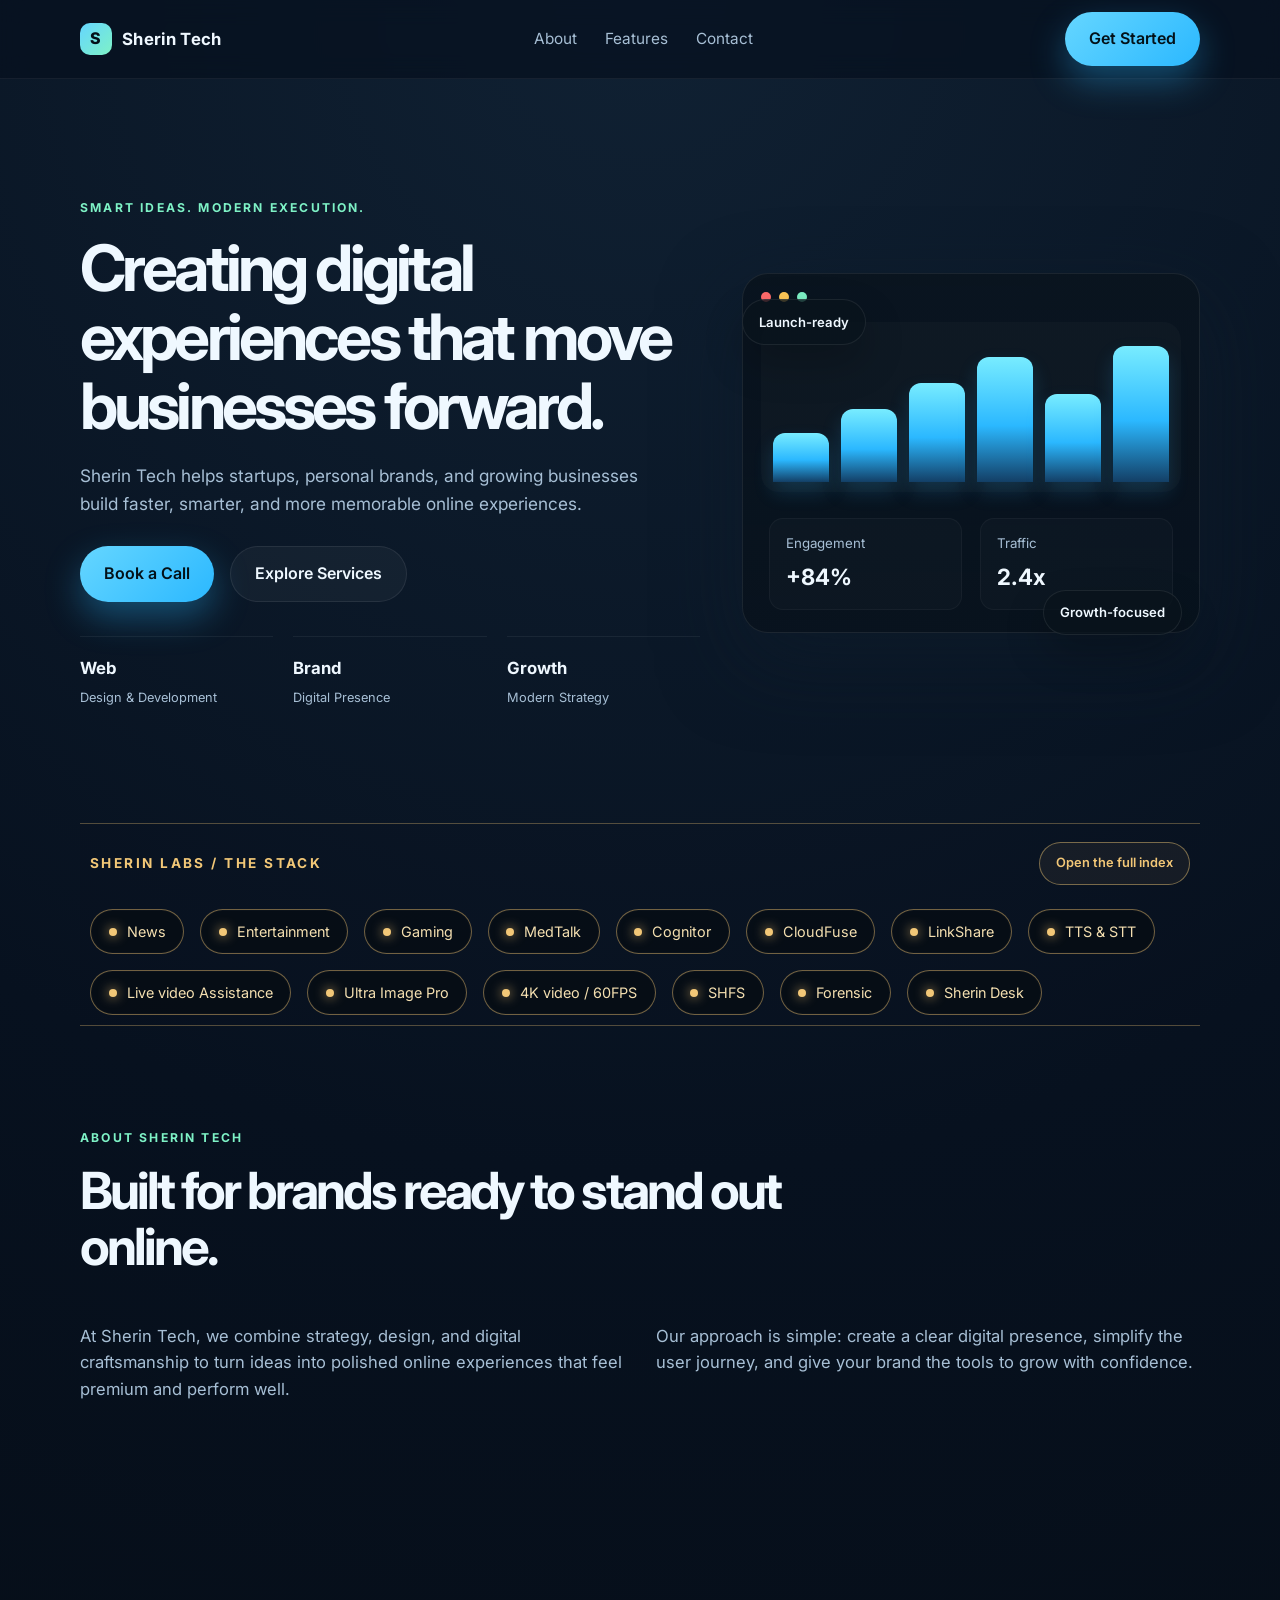
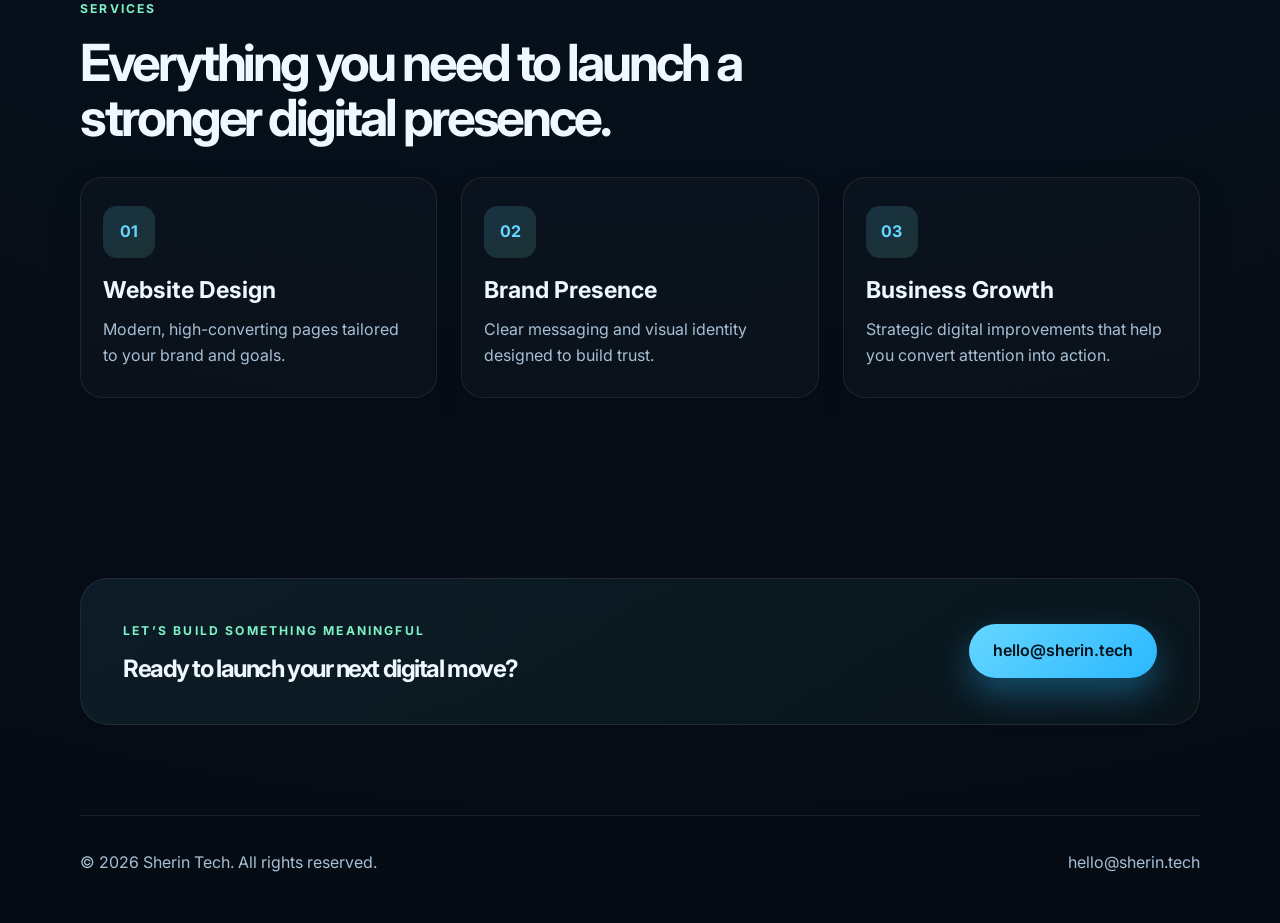
<file: index.html>
<!DOCTYPE html>
<html lang="en">
  <head>
    <meta charset="UTF-8" />
    <meta name="viewport" content="width=device-width, initial-scale=1.0" />
    <meta
      name="description"
      content="Sherin Tech builds modern digital experiences for brands and businesses."
    />
    <title>Sherin Tech</title>
    <link rel="preconnect" href="https://fonts.googleapis.com" />
    <link rel="preconnect" href="https://fonts.gstatic.com" crossorigin />
    <link
      href="https://fonts.googleapis.com/css2?family=Inter:wght@400;500;600;700;800&display=swap"
      rel="stylesheet"
    />
    <link rel="stylesheet" href="styles.css" />
  </head>
  <body>
    <header class="site-header">
      <div class="container nav">
        <div class="brand" aria-label="Sherin Tech home">
          <span class="brand-mark">S</span>
          <span class="brand-text">Sherin Tech</span>
        </div>
        <nav class="nav-links" aria-label="Main navigation">
          <a href="#about">About</a>
          <a href="#features">Features</a>
          <a href="#contact">Contact</a>
        </nav>
        <a class="nav-button" href="#contact">Get Started</a>
      </div>
    </header>

    <main>
      <section class="hero">
        <div class="container hero-grid">
          <div class="hero-copy">
            <p class="eyebrow">Smart ideas. Modern execution.</p>
            <h1>Creating digital experiences that move businesses forward.</h1>
            <p class="lead">
              Sherin Tech helps startups, personal brands, and growing businesses build
              faster, smarter, and more memorable online experiences.
            </p>
            <div class="hero-actions">
              <a class="primary-btn" href="#contact">Book a Call</a>
              <a class="secondary-btn" href="#features">Explore Services</a>
            </div>
            <ul class="hero-stats" aria-label="Key metrics">
              <li><strong>Web</strong><span>Design & Development</span></li>
              <li><strong>Brand</strong><span>Digital Presence</span></li>
              <li><strong>Growth</strong><span>Modern Strategy</span></li>
            </ul>
          </div>

          <div class="hero-visual" aria-hidden="true">
            <div class="card dashboard-card">
              <div class="mini-header">
                <span class="dot red"></span>
                <span class="dot amber"></span>
                <span class="dot green"></span>
              </div>
              <div class="chart-bars">
                <span style="height: 35%"></span>
                <span style="height: 52%"></span>
                <span style="height: 70%"></span>
                <span style="height: 88%"></span>
                <span style="height: 62%"></span>
                <span style="height: 96%"></span>
              </div>
              <div class="metrics-row">
                <div>
                  <small>Engagement</small>
                  <strong>+84%</strong>
                </div>
                <div>
                  <small>Traffic</small>
                  <strong>2.4x</strong>
                </div>
              </div>
            </div>
            <div class="floating-badge badge-one">Launch-ready</div>
            <div class="floating-badge badge-two">Growth-focused</div>
          </div>
        </div>
      </section>

      <section id="features" class="stack-section">
        <div class="container stack-wrap">
          <div class="stack-header">
            <p class="stack-label">SHERIN LABS / THE STACK</p>
            <a class="stack-button" href="news.html">Open the full index</a>
          </div>

          <div class="feature-pills" aria-label="Sherin AI system features">
            <span class="feature-pill"><span class="pill-dot"></span>News</span>
            <span class="feature-pill"><span class="pill-dot"></span>Entertainment</span>
            <span class="feature-pill"><span class="pill-dot"></span>Gaming</span>
            <span class="feature-pill"><span class="pill-dot"></span>MedTalk</span>
            <span class="feature-pill"><span class="pill-dot"></span>Cognitor</span>
            <span class="feature-pill"><span class="pill-dot"></span>CloudFuse</span>
            <span class="feature-pill"><span class="pill-dot"></span>LinkShare</span>
            <span class="feature-pill"><span class="pill-dot"></span>TTS &amp; STT</span>
            <span class="feature-pill"><span class="pill-dot"></span>Live video Assistance</span>
            <span class="feature-pill"><span class="pill-dot"></span>Ultra Image Pro</span>
            <span class="feature-pill"><span class="pill-dot"></span>4K video / 60FPS</span>
            <span class="feature-pill"><span class="pill-dot"></span>SHFS</span>
            <span class="feature-pill"><span class="pill-dot"></span>Forensic</span>
            <span class="feature-pill"><span class="pill-dot"></span>Sherin Desk</span>
          </div>
        </div>
      </section>

      <section id="about" class="section about">
        <div class="container">
          <div class="section-heading">
            <p class="eyebrow">About Sherin Tech</p>
            <h2>Built for brands ready to stand out online.</h2>
          </div>
          <div class="about-grid">
            <div>
              <p>
                At Sherin Tech, we combine strategy, design, and digital craftsmanship to
                turn ideas into polished online experiences that feel premium and perform
                well.
              </p>
            </div>
            <div>
              <p>
                Our approach is simple: create a clear digital presence, simplify the user
                journey, and give your brand the tools to grow with confidence.
              </p>
            </div>
          </div>
        </div>
      </section>

      <section id="services" class="section services">
        <div class="container">
          <div class="section-heading">
            <p class="eyebrow">Services</p>
            <h2>Everything you need to launch a stronger digital presence.</h2>
          </div>
          <div class="card-grid">
            <article class="feature-card">
              <div class="icon">01</div>
              <h3>Website Design</h3>
              <p>Modern, high-converting pages tailored to your brand and goals.</p>
            </article>
            <article class="feature-card">
              <div class="icon">02</div>
              <h3>Brand Presence</h3>
              <p>Clear messaging and visual identity designed to build trust.</p>
            </article>
            <article class="feature-card">
              <div class="icon">03</div>
              <h3>Business Growth</h3>
              <p>Strategic digital improvements that help you convert attention into action.</p>
            </article>
          </div>
        </div>
      </section>

      <section id="contact" class="section cta-section">
        <div class="container cta-box">
          <div>
            <p class="eyebrow">Let’s build something meaningful</p>
            <h2>Ready to launch your next digital move?</h2>
          </div>
          <a class="primary-btn" href="mailto:hello@sherin.tech">hello@sherin.tech</a>
        </div>
      </section>
    </main>

    <footer class="site-footer">
      <div class="container footer-inner">
        <p>© 2026 Sherin Tech. All rights reserved.</p>
        <a href="mailto:hello@sherin.tech">hello@sherin.tech</a>
      </div>
    </footer>

    <script src="script.js"></script>
  </body>
</html>
</file>
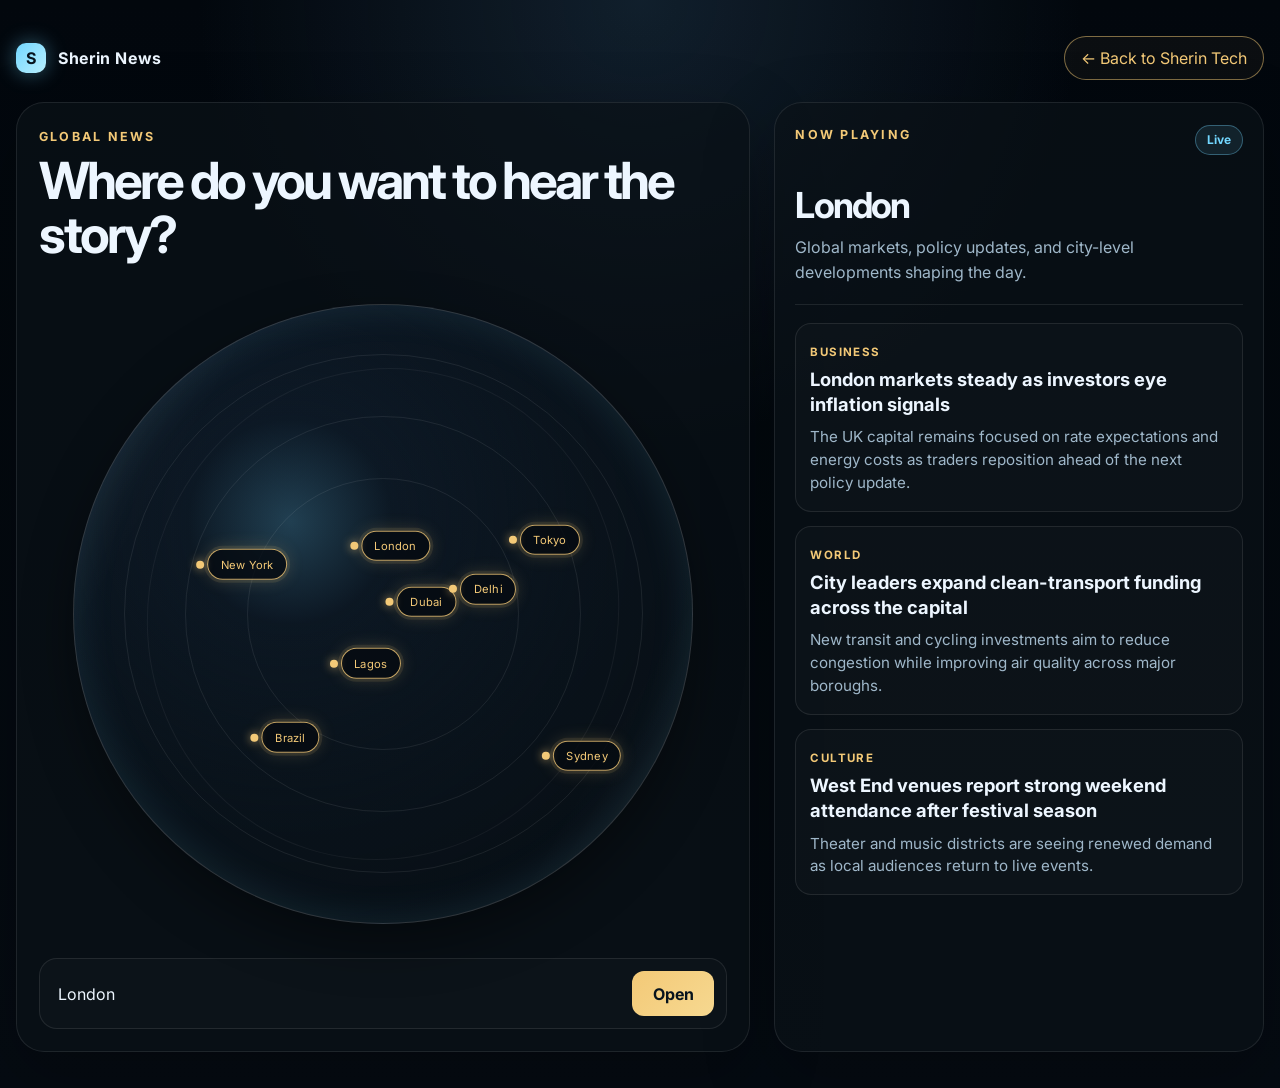
<file: news.html>
<!DOCTYPE html>
<html lang="en">
  <head>
    <meta charset="UTF-8" />
    <meta name="viewport" content="width=device-width, initial-scale=1.0" />
    <title>Sherin News Globe</title>
    <link rel="preconnect" href="https://fonts.googleapis.com" />
    <link rel="preconnect" href="https://fonts.gstatic.com" crossorigin />
    <link
      href="https://fonts.googleapis.com/css2?family=Inter:wght@400;500;600;700;800&display=swap"
      rel="stylesheet"
    />
    <link rel="stylesheet" href="news.css" />
  </head>
  <body>
    <div class="page-shell">
      <header class="topbar">
        <div class="brand-wrap">
          <div class="brand-mark">S</div>
          <span class="brand-name">Sherin News</span>
        </div>
        <a href="index.html" class="back-link">← Back to Sherin Tech</a>
      </header>

      <main class="news-layout">
        <section class="globe-panel">
          <div class="globe-header">
            <p class="eyebrow">Global news</p>
            <h1>Where do you want to hear the story?</h1>
          </div>

          <div class="globe-wrap">
            <div class="globe" id="globe" aria-label="Interactive geographic news globe">
              <div class="globe-ring ring-one"></div>
              <div class="globe-ring ring-two"></div>
              <div class="globe-ring ring-three"></div>

              <button class="location-dot" data-location="london" style="--x: 52%; --y: 39%;">London</button>
              <button class="location-dot" data-location="new-york" style="--x: 28%; --y: 42%;">New York</button>
              <button class="location-dot" data-location="dubai" style="--x: 57%; --y: 48%;">Dubai</button>
              <button class="location-dot" data-location="tokyo" style="--x: 77%; --y: 38%;">Tokyo</button>
              <button class="location-dot" data-location="sydney" style="--x: 83%; --y: 73%;">Sydney</button>
              <button class="location-dot" data-location="lagos" style="--x: 48%; --y: 58%;">Lagos</button>
              <button class="location-dot" data-location="brazil" style="--x: 35%; --y: 70%;">Brazil</button>
              <button class="location-dot" data-location="delhi" style="--x: 67%; --y: 46%;">Delhi</button>
            </div>
          </div>

          <div class="search-bar">
            <input id="locationInput" type="text" placeholder="Type a city or country" aria-label="Search location" />
            <button id="searchButton" type="button">Open</button>
          </div>
        </section>

        <aside class="news-panel">
          <div class="panel-topline">
            <p class="eyebrow">Now playing</p>
            <span id="liveTag" class="live-tag">Live</span>
          </div>

          <div class="headline-block">
            <h2 id="locationName">London</h2>
            <p id="locationSummary">Global markets, policy updates, and city-level developments shaping the day.</p>
          </div>

          <ul id="newsList" class="news-list" aria-live="polite"></ul>
        </aside>
      </main>
    </div>

    <script src="news.js"></script>
  </body>
</html>
</file>
<file: styles.css>
:root {
  --bg: #07111f;
  --bg-soft: #0d1b2a;
  --panel: rgba(11, 24, 37, 0.85);
  --panel-border: rgba(255, 255, 255, 0.08);
  --text: #eff8ff;
  --muted: #a7bfd5;
  --primary: #65d6ff;
  --primary-strong: #2bb8ff;
  --accent: #7ef2c6;
  --gold: #f2c777;
  --gold-soft: #c89f46;
  --shadow: rgba(13, 27, 42, 0.5);
}

* {
  box-sizing: border-box;
}

html {
  scroll-behavior: smooth;
}

body {
  margin: 0;
  font-family: "Inter", sans-serif;
  background: radial-gradient(circle at top, #102133 0%, var(--bg) 45%, #050b12 100%);
  color: var(--text);
  line-height: 1.6;
}

a {
  color: inherit;
  text-decoration: none;
}

img {
  max-width: 100%;
  display: block;
}

button {
  font: inherit;
}

.container {
  width: min(1120px, calc(100% - 32px));
  margin: 0 auto;
}

.site-header {
  position: sticky;
  top: 0;
  z-index: 20;
  backdrop-filter: blur(12px);
  background: rgba(7, 17, 31, 0.7);
  border-bottom: 1px solid rgba(255, 255, 255, 0.06);
}

.nav {
  display: flex;
  align-items: center;
  justify-content: space-between;
  min-height: 78px;
  gap: 20px;
}

.brand {
  display: inline-flex;
  align-items: center;
  gap: 10px;
  font-weight: 700;
  letter-spacing: 0.02em;
}

.brand-mark {
  display: inline-flex;
  align-items: center;
  justify-content: center;
  width: 32px;
  height: 32px;
  border-radius: 10px;
  background: linear-gradient(135deg, var(--primary), var(--accent));
  color: #041019;
  font-weight: 800;
}

.brand-text {
  font-size: 1.05rem;
}

.nav-links {
  display: flex;
  align-items: center;
  gap: 28px;
  color: var(--muted);
  font-size: 0.96rem;
}

.nav-links a {
  transition: color 0.2s ease;
}

.nav-links a:hover,
.nav-links a:focus-visible {
  color: var(--text);
}

.nav-button,
.primary-btn,
.secondary-btn,
.stack-button {
  display: inline-flex;
  align-items: center;
  justify-content: center;
  border-radius: 999px;
  padding: 0.9rem 1.5rem;
  font-weight: 600;
  transition: transform 0.2s ease, box-shadow 0.2s ease, background 0.2s ease;
}

.nav-button,
.primary-btn {
  background: linear-gradient(135deg, var(--primary), var(--primary-strong));
  color: #031118;
  box-shadow: 0 15px 35px rgba(43, 184, 255, 0.35);
}

.secondary-btn {
  background: rgba(255, 255, 255, 0.04);
  border: 1px solid rgba(255, 255, 255, 0.08);
  color: var(--text);
}

.stack-button {
  background: rgba(242, 199, 119, 0.06);
  border: 1px solid rgba(242, 199, 119, 0.45);
  color: var(--gold);
  padding: 0.65rem 1rem;
  font-size: 0.8rem;
  cursor: pointer;
}

.nav-button:hover,
.primary-btn:hover,
.secondary-btn:hover,
.stack-button:hover {
  transform: translateY(-1px);
}

.hero {
  padding: 64px 0 32px;
}

.hero-grid {
  display: grid;
  grid-template-columns: 1.15fr 0.85fr;
  align-items: center;
  gap: 42px;
  min-height: 620px;
}

.eyebrow {
  font-size: 0.76rem;
  letter-spacing: 0.18em;
  text-transform: uppercase;
  color: var(--accent);
  margin: 0 0 16px;
  font-weight: 700;
}

.hero-copy h1,
.section-heading h2,
.cta-box h2 {
  margin: 0;
  line-height: 1.08;
  letter-spacing: -0.06em;
}

.hero-copy h1 {
  font-size: clamp(2.8rem, 5vw, 5rem);
  max-width: 620px;
}

.lead {
  max-width: 560px;
  color: var(--muted);
  font-size: 1.08rem;
  margin-top: 22px;
}

.hero-actions {
  display: flex;
  flex-wrap: wrap;
  gap: 16px;
  margin-top: 28px;
}

.hero-stats {
  list-style: none;
  padding: 0;
  margin: 34px 0 0;
  display: grid;
  grid-template-columns: repeat(3, minmax(140px, 1fr));
  gap: 20px;
}

.hero-stats li {
  display: flex;
  flex-direction: column;
  gap: 6px;
  padding-top: 18px;
  border-top: 1px solid rgba(255, 255, 255, 0.06);
}

.hero-stats strong {
  font-size: 1.05rem;
}

.hero-stats span {
  color: var(--muted);
  font-size: 0.8rem;
}

.hero-visual {
  position: relative;
  display: grid;
  place-items: center;
  min-height: 480px;
}

.dashboard-card {
  position: relative;
  width: min(100%, 470px);
  background: linear-gradient(180deg, rgba(10, 20, 31, 0.96), rgba(8, 18, 29, 0.9));
  border: 1px solid var(--panel-border);
  border-radius: 26px;
  box-shadow: 0 28px 80px var(--shadow);
  padding: 18px 18px 22px;
}

.mini-header {
  display: flex;
  gap: 8px;
  margin-bottom: 20px;
}

.dot {
  display: block;
  width: 10px;
  height: 10px;
  border-radius: 50%;
}

.dot.red { background: #ff6b6b; }
.dot.amber { background: #ffc857; }
.dot.green { background: #7ef2c6; }

.chart-bars {
  display: grid;
  grid-template-columns: repeat(6, minmax(0, 1fr));
  align-items: end;
  gap: 12px;
  height: 170px;
  padding: 18px 12px 10px;
  border-radius: 18px;
  background: rgba(255, 255, 255, 0.02);
}

.chart-bars span {
  display: block;
  border-radius: 12px 12px 0 0;
  background: linear-gradient(180deg, #78ecff, #2bb8ff 55%, #133f66);
  box-shadow: 0 10px 20px rgba(43, 184, 255, 0.18);
}

.metrics-row {
  display: flex;
  justify-content: space-between;
  gap: 18px;
  margin-top: 26px;
  padding: 0 8px;
}

.metrics-row div {
  width: 100%;
  padding: 14px 16px;
  border-radius: 14px;
  background: rgba(255, 255, 255, 0.02);
  border: 1px solid rgba(255, 255, 255, 0.04);
}

.metrics-row small {
  display: block;
  color: var(--muted);
  margin-bottom: 4px;
}

.metrics-row strong {
  font-size: 1.4rem;
}

.floating-badge {
  position: absolute;
  padding: 0.7rem 1rem;
  border-radius: 999px;
  border: 1px solid rgba(255, 255, 255, 0.08);
  background: rgba(9, 19, 28, 0.8);
  color: var(--text);
  font-size: 0.82rem;
  font-weight: 600;
  box-shadow: 0 18px 40px rgba(0, 0, 0, 0.22);
}

.badge-one {
  top: 18%;
  left: 0;
}

.badge-two {
  right: 4%;
  bottom: 12%;
}

.stack-section {
  padding: 28px 0 12px;
}

.stack-wrap {
  background: rgba(0, 0, 0, 0.04);
  border-top: 1px solid rgba(242, 199, 119, 0.32);
  border-bottom: 1px solid rgba(242, 199, 119, 0.32);
  padding: 18px 0 10px;
}

.stack-header {
  display: flex;
  align-items: center;
  justify-content: space-between;
  gap: 16px;
  padding: 0 10px 16px;
}

.stack-label {
  margin: 0;
  color: var(--gold);
  font-size: 0.85rem;
  letter-spacing: 0.18em;
  text-transform: uppercase;
  font-weight: 700;
}

.feature-pills {
  display: flex;
  flex-wrap: wrap;
  gap: 16px;
  padding: 8px 10px 0;
}

.feature-pill {
  display: inline-flex;
  align-items: center;
  gap: 10px;
  padding: 0.8rem 1.1rem;
  border-radius: 999px;
  border: 1px solid rgba(242, 199, 119, 0.46);
  background: rgba(6, 12, 18, 0.7);
  color: #f4dfb0;
  font-size: 0.9rem;
  line-height: 1.2;
  box-shadow: inset 0 0 0 1px rgba(255, 255, 255, 0.02);
}

.pill-dot {
  width: 8px;
  height: 8px;
  border-radius: 50%;
  background: var(--gold);
  box-shadow: 0 0 12px rgba(242, 199, 119, 0.9);
}

.section {
  padding: 90px 0;
}

.section-heading {
  margin-bottom: 32px;
}

.section-heading h2 {
  font-size: clamp(2.1rem, 4vw, 3.4rem);
  max-width: 720px;
}

.about-grid {
  display: grid;
  grid-template-columns: repeat(2, minmax(0, 1fr));
  gap: 32px;
  color: var(--muted);
  font-size: 1.04rem;
}

.card-grid {
  display: grid;
  grid-template-columns: repeat(3, minmax(0, 1fr));
  gap: 24px;
}

.feature-card {
  background: rgba(255, 255, 255, 0.02);
  border: 1px solid var(--panel-border);
  border-radius: 22px;
  padding: 28px 22px;
  box-shadow: 0 12px 32px rgba(0, 0, 0, 0.1);
}

.icon {
  display: inline-flex;
  align-items: center;
  justify-content: center;
  width: 52px;
  height: 52px;
  border-radius: 14px;
  background: linear-gradient(135deg, rgba(101, 214, 255, 0.16), rgba(126, 242, 198, 0.14));
  color: var(--primary);
  font-weight: 700;
  margin-bottom: 14px;
}

.feature-card h3 {
  margin: 0 0 8px;
  font-size: 1.45rem;
}

.feature-card p {
  margin: 0;
  color: var(--muted);
}

.cta-box {
  display: flex;
  align-items: center;
  justify-content: space-between;
  gap: 20px;
  padding: clamp(25px, 4vw, 42px);
  border-radius: 28px;
  border: 1px solid var(--panel-border);
  background: linear-gradient(135deg, rgba(101, 214, 255, 0.08), rgba(126, 242, 198, 0.04));
}

.site-footer {
  padding: 0 0 32px;
}

.footer-inner {
  display: flex;
  justify-content: space-between;
  align-items: center;
  gap: 20px;
  padding-top: 18px;
  border-top: 1px solid rgba(255, 255, 255, 0.08);
  color: var(--muted);
}

@media (max-width: 900px) {
  .hero-grid,
  .about-grid,
  .card-grid,
  .cta-box {
    grid-template-columns: 1fr;
    display: grid;
  }

  .nav {
    flex-wrap: wrap;
    justify-content: center;
    padding: 18px 0;
  }

  .nav-links {
    order: 3;
    width: 100%;
    justify-content: center;
  }

  .hero-copy h1 {
    max-width: 100%;
  }

  .hero-stats {
    grid-template-columns: 1fr;
  }

  .cta-box {
    align-items: flex-start;
  }
}

@media (max-width: 560px) {
  .hero {
    padding-top: 36px;
  }

  .nav-links {
    gap: 12px;
    flex-wrap: wrap;
    font-size: 0.82rem;
  }

  .hero-actions {
    flex-direction: column;
    align-items: stretch;
  }

  .primary-btn,
  .secondary-btn,
  .nav-button,
  .stack-button {
    width: 100%;
  }

  .badge-one,
  .badge-two {
    display: none;
  }

  .stack-header {
    flex-direction: column;
    align-items: flex-start;
  }

  .feature-pills {
    gap: 10px;
  }

  .feature-pill {
    width: 100%;
    justify-content: center;
  }

  .footer-inner {
    flex-direction: column;
    text-align: center;
  }
}
</file>
<file: news.css>
* {
  box-sizing: border-box;
}

:root {
  --bg: #050b12;
  --bg-strong: #07131d;
  --panel: rgba(14, 22, 31, 0.7);
  --panel-soft: rgba(17, 27, 37, 0.9);
  --line: rgba(255, 255, 255, 0.09);
  --text: #edf6ff;
  --muted: #9fb7c9;
  --gold: #f3c977;
  --gold-soft: #d1a75d;
  --cyan: #72d7ff;
  --shadow: rgba(10, 18, 26, 0.8);
}

html, body {
  margin: 0;
  min-height: 100%;
  font-family: "Inter", sans-serif;
  background:
    radial-gradient(circle at top, rgba(51, 87, 116, 0.3), transparent 35%),
    linear-gradient(180deg, #02070d 0%, var(--bg) 100%);
  color: var(--text);
}

body {
  min-height: 100vh;
}

button, input {
  font: inherit;
}

.page-shell {
  width: min(1400px, calc(100% - 32px));
  margin: 0 auto;
  padding: 28px 0 36px;
}

.topbar {
  display: flex;
  align-items: center;
  justify-content: space-between;
  gap: 16px;
  padding: 8px 0 22px;
}

.brand-wrap {
  display: inline-flex;
  align-items: center;
  gap: 12px;
  font-weight: 700;
}

.brand-mark {
  width: 30px;
  height: 30px;
  display: inline-flex;
  align-items: center;
  justify-content: center;
  border-radius: 10px;
  background: linear-gradient(135deg, var(--cyan), #baf0ff);
  color: #07131d;
  box-shadow: 0 0 20px rgba(114, 215, 255, 0.4);
}

.brand-name {
  letter-spacing: 0.04em;
}

.back-link {
  color: var(--gold);
  text-decoration: none;
  border: 1px solid rgba(243, 201, 119, 0.5);
  border-radius: 999px;
  padding: 0.7rem 1rem;
  background: rgba(243, 201, 119, 0.04);
}

.news-layout {
  display: grid;
  grid-template-columns: 1.2fr 0.8fr;
  gap: 24px;
  min-height: calc(100vh - 120px);
}

.globe-panel,
.news-panel {
  background: rgba(11, 18, 24, 0.7);
  border: 1px solid var(--line);
  border-radius: 28px;
  box-shadow: 0 24px 70px rgba(0, 0, 0, 0.25);
}

.globe-panel {
  padding: 26px 22px 22px;
}

.globe-header h1 {
  margin: 0;
  font-size: clamp(2rem, 4vw, 4rem);
  line-height: 1.05;
  letter-spacing: -0.06em;
  max-width: 640px;
}

.eyebrow {
  margin: 0 0 10px;
  font-size: 0.78rem;
  letter-spacing: 0.18em;
  text-transform: uppercase;
  color: var(--gold);
  font-weight: 700;
}

.globe-wrap {
  position: relative;
  display: grid;
  place-items: center;
  margin-top: 22px;
  padding: 20px 0 14px;
}

.globe {
  position: relative;
  width: min(90vw, 620px);
  aspect-ratio: 1;
  border-radius: 50%;
  background:
    radial-gradient(circle at 35% 35%, rgba(114, 215, 255, 0.2), rgba(10, 18, 24, 0.2) 18%, rgba(8, 16, 23, 0.7) 52%, rgba(6, 11, 16, 0.95) 100%),
    linear-gradient(180deg, #0e1b2a 0%, #0b1620 100%);
  border: 1px solid rgba(255, 255, 255, 0.16);
  box-shadow: inset 0 0 40px rgba(114, 215, 255, 0.12), 0 20px 50px rgba(0, 0, 0, 0.4);
  overflow: hidden;
  cursor: pointer;
}

.globe::before {
  content: "";
  position: absolute;
  inset: 10% 12%;
  border-radius: 50%;
  border: 1px solid rgba(255, 255, 255, 0.05);
  transform: rotate(18deg);
}

.globe::after {
  content: "";
  position: absolute;
  inset: 0;
  background: linear-gradient(120deg, rgba(255,255,255,0.06), transparent 20%, transparent 80%, rgba(255,255,255,0.04));
}

.globe-ring {
  position: absolute;
  inset: 8%;
  border: 1px solid rgba(255, 255, 255, 0.08);
  border-radius: 50%;
}

.ring-two {
  inset: 18%;
}

.ring-three {
  inset: 28%;
}

.location-dot {
  position: absolute;
  left: var(--x);
  top: var(--y);
  transform: translate(-50%, -50%);
  border: 1px solid rgba(243, 201, 119, 0.8);
  background: rgba(6, 11, 17, 0.8);
  color: var(--gold);
  border-radius: 999px;
  padding: 0.45rem 0.78rem;
  font-size: 0.7rem;
  letter-spacing: 0.02em;
  cursor: pointer;
  box-shadow: 0 0 0 3px rgba(243, 201, 119, 0.1), 0 0 18px rgba(243, 201, 119, 0.2);
}

.location-dot::before {
  content: "";
  position: absolute;
  width: 8px;
  height: 8px;
  border-radius: 50%;
  background: var(--gold);
  left: -12px;
  top: 50%;
  transform: translateY(-50%);
  box-shadow: 0 0 10px rgba(243, 201, 119, 0.7);
}

.search-bar {
  display: flex;
  align-items: center;
  gap: 12px;
  margin-top: 20px;
  padding: 12px 12px 12px 16px;
  border: 1px solid var(--line);
  border-radius: 18px;
  background: rgba(255, 255, 255, 0.02);
}

.search-bar input {
  flex: 1;
  background: transparent;
  border: none;
  outline: none;
  color: var(--text);
  font-size: 1rem;
}

.search-bar input::placeholder {
  color: var(--muted);
}

.search-bar button {
  border: none;
  border-radius: 12px;
  padding: 0.8rem 1.3rem;
  color: #07131d;
  font-weight: 700;
  cursor: pointer;
  background: linear-gradient(135deg, var(--gold), #f7d991);
}

.news-panel {
  padding: 22px 20px;
}

.panel-topline {
  display: flex;
  align-items: center;
  justify-content: space-between;
  gap: 12px;
  margin-bottom: 14px;
}

.live-tag {
  padding: 0.38rem 0.7rem;
  border-radius: 999px;
  background: rgba(114, 215, 255, 0.1);
  color: var(--cyan);
  border: 1px solid rgba(114, 215, 255, 0.35);
  font-size: 0.75rem;
  font-weight: 700;
}

.headline-block {
  padding: 14px 0 18px;
  border-bottom: 1px solid var(--line);
}

.headline-block h2 {
  margin: 0 0 8px;
  font-size: clamp(2rem, 2.8vw, 2.6rem);
  letter-spacing: -0.05em;
}

.headline-block p {
  margin: 0;
  color: var(--muted);
  line-height: 1.6;
}

.news-list {
  list-style: none;
  margin: 18px 0 0;
  padding: 0;
  display: flex;
  flex-direction: column;
  gap: 14px;
}

.news-item {
  padding: 16px 14px;
  border: 1px solid var(--line);
  border-radius: 16px;
  background: rgba(255, 255, 255, 0.02);
}

.category {
  display: inline-block;
  margin-bottom: 8px;
  color: var(--gold);
  font-size: 0.72rem;
  letter-spacing: 0.12em;
  text-transform: uppercase;
  font-weight: 700;
}

.news-item h3 {
  margin: 0 0 10px;
  font-size: 1.15rem;
  line-height: 1.35;
}

.news-item p {
  margin: 0;
  color: var(--muted);
  font-size: 0.95rem;
  line-height: 1.5;
}

@media (max-width: 980px) {
  .news-layout {
    grid-template-columns: 1fr;
  }
}

@media (max-width: 520px) {
  .page-shell {
    width: min(100% - 22px, 1400px);
  }

  .topbar {
    flex-direction: column;
    align-items: flex-start;
  }

  .globe-panel,
  .news-panel {
    padding: 18px 14px;
  }

  .search-bar {
    flex-direction: column;
    align-items: stretch;
  }

  .search-bar button {
    width: 100%;
  }
}
</file>
